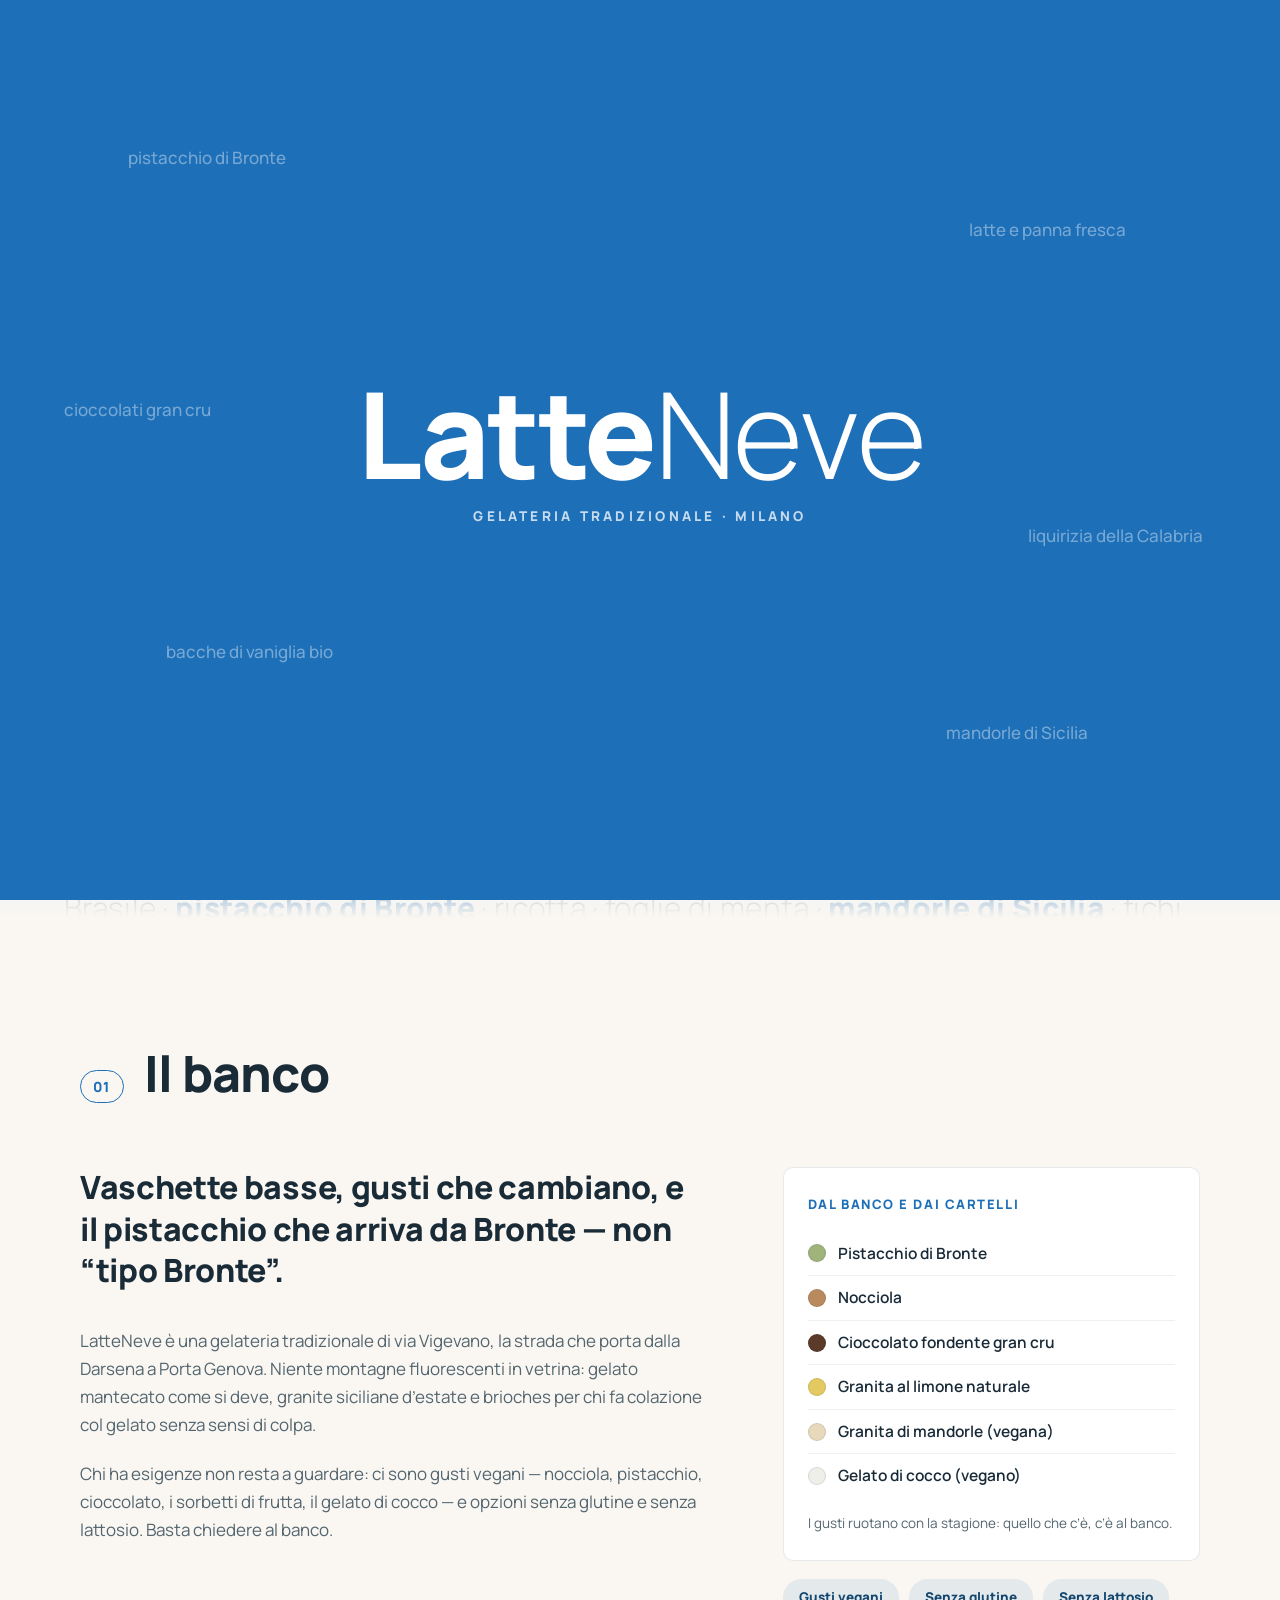
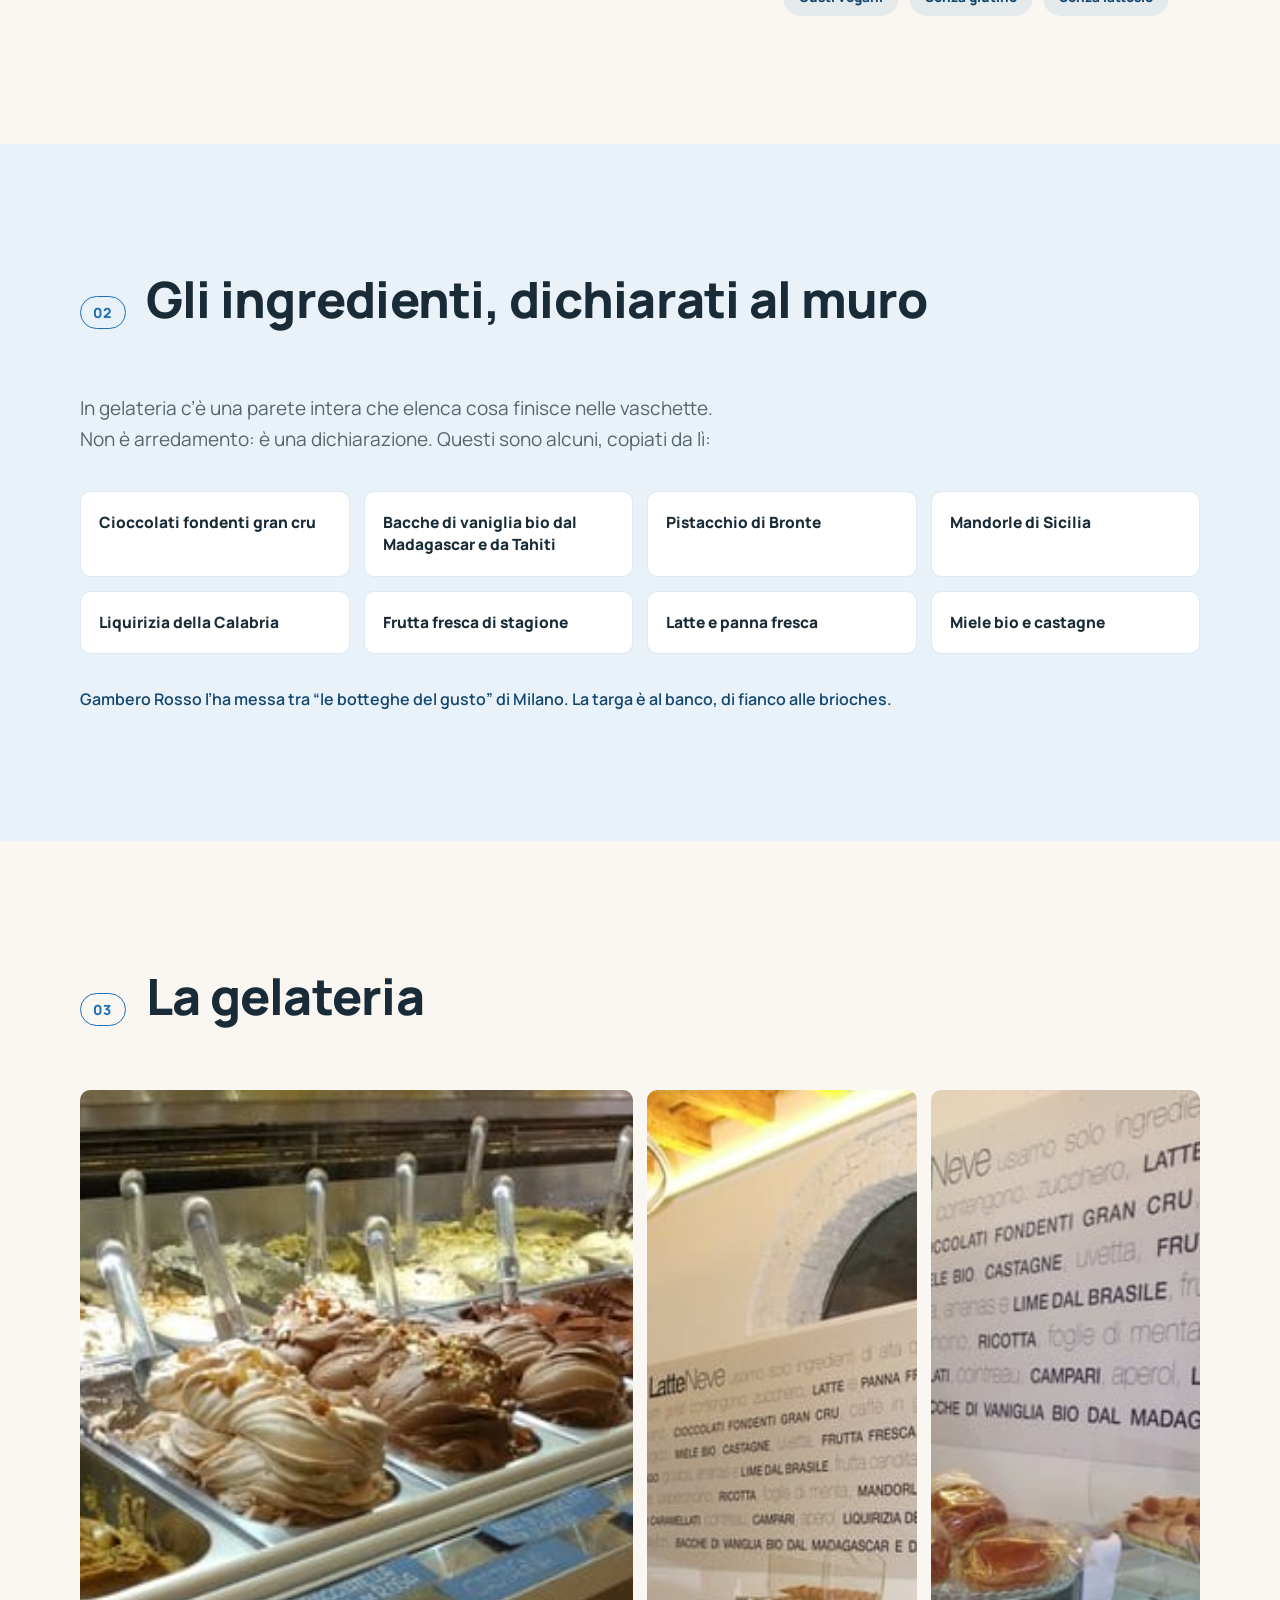
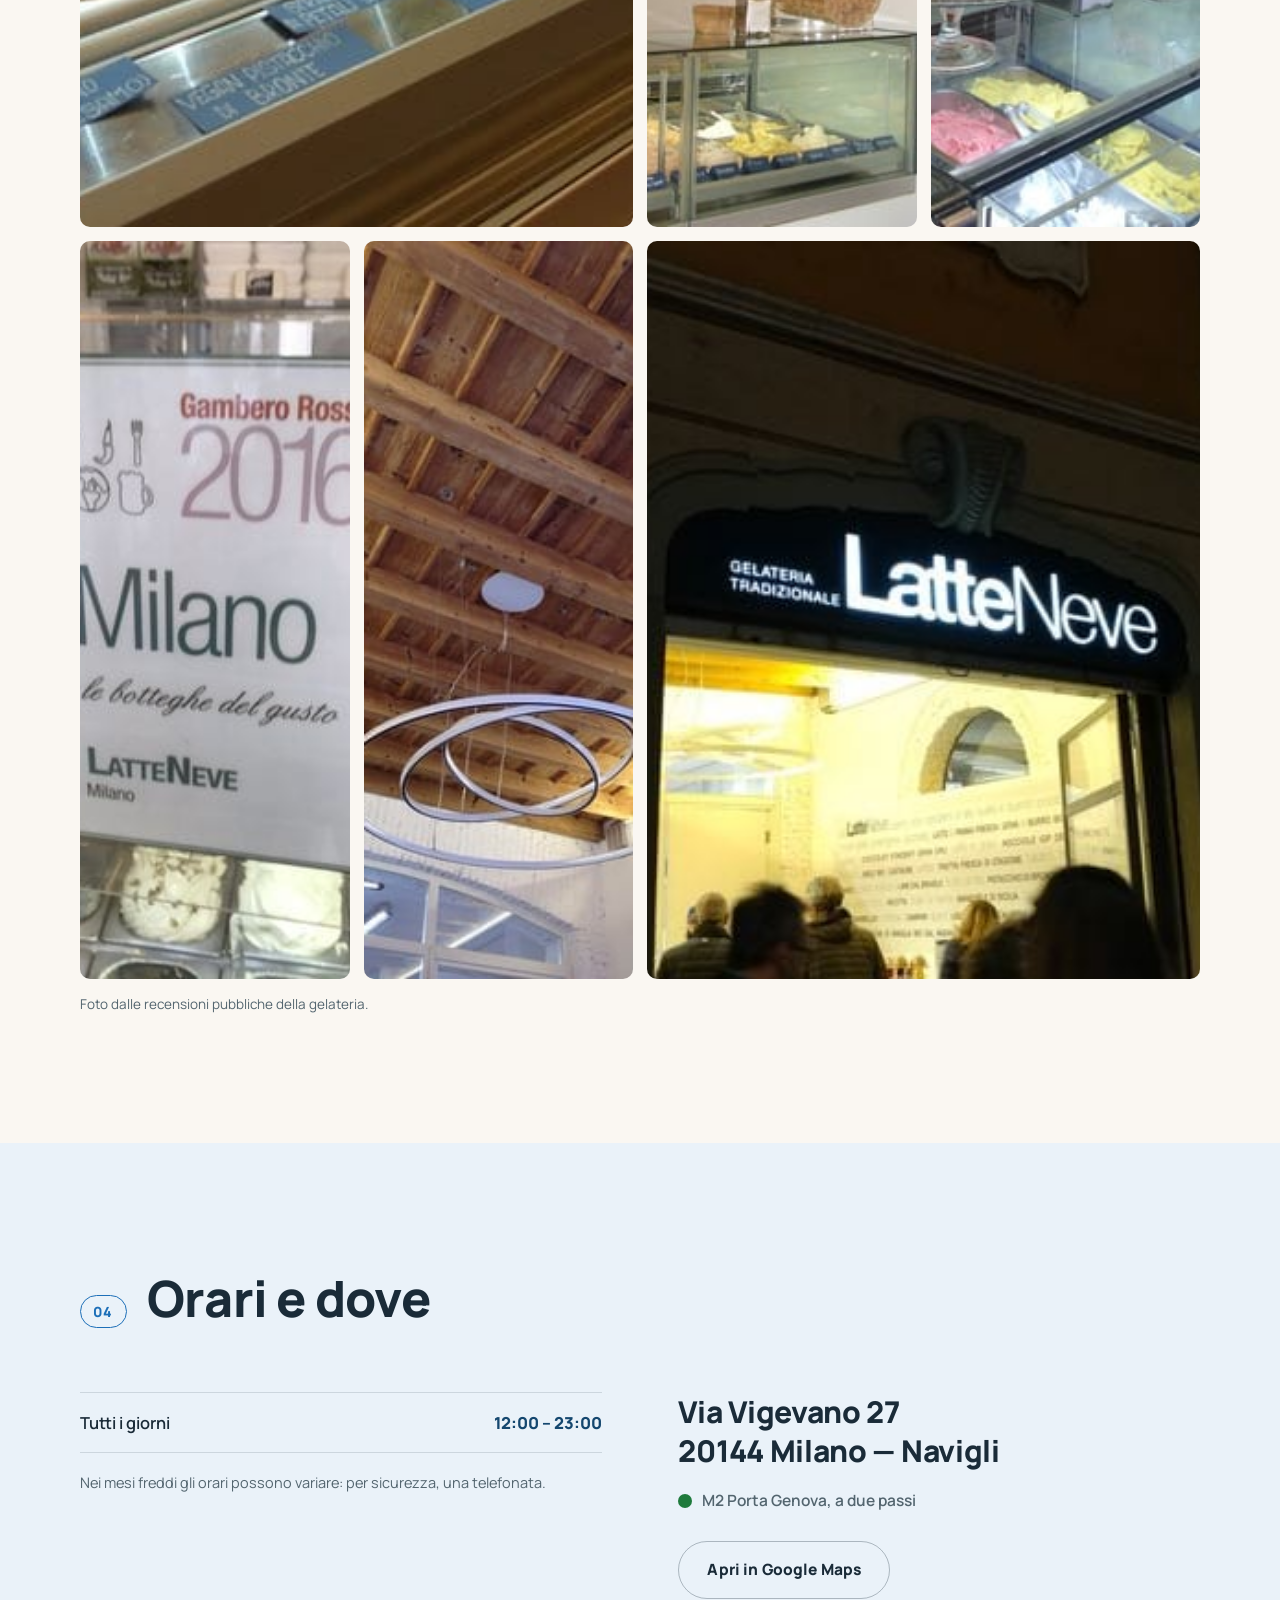
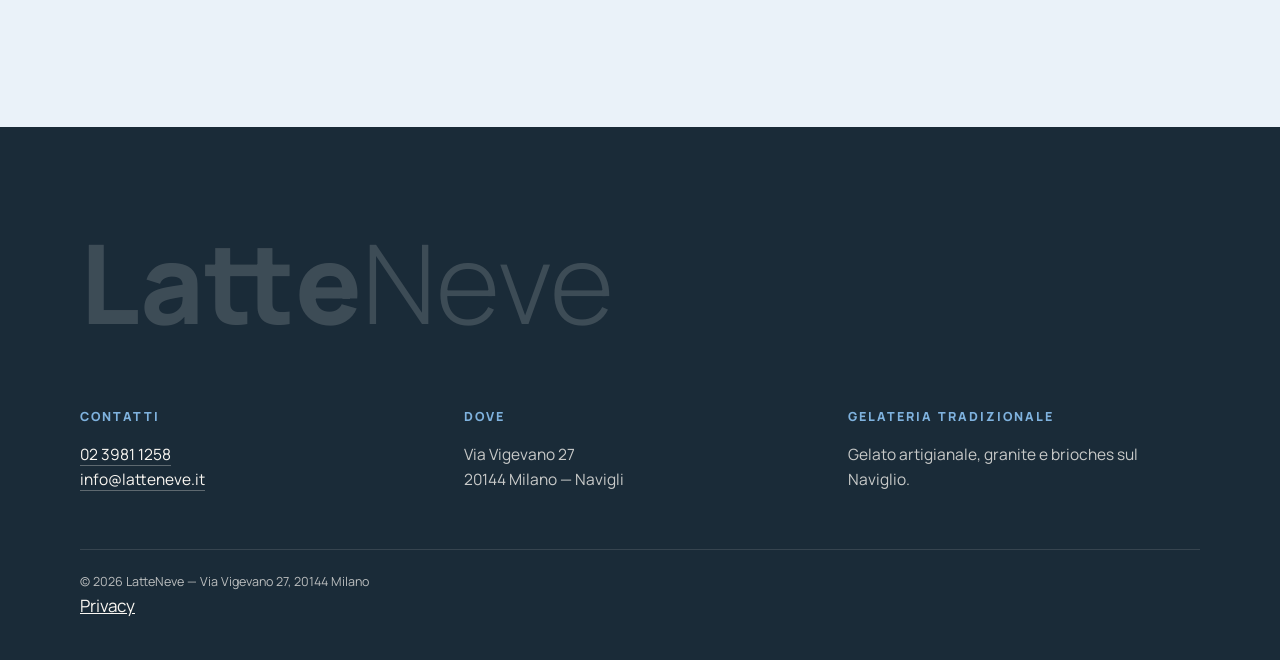
<file: index.html>
<!DOCTYPE html>
<html lang="it">
<head>
  <meta charset="UTF-8">
  <meta name="viewport" content="width=device-width, initial-scale=1.0">
  <meta name="robots" content="noindex">
  <title>LatteNeve — Gelateria tradizionale sul Naviglio | Via Vigevano 27, Milano</title>
  <meta name="description" content="LatteNeve: gelateria tradizionale in via Vigevano 27, Porta Genova / Navigli, Milano. Pistacchio di Bronte, granite siciliane, gusti vegani e senza glutine. Tel 02 3981 1258.">
  <meta property="og:title" content="LatteNeve — Gelateria tradizionale sul Naviglio, Milano">
  <meta property="og:description" content="Pistacchio di Bronte, granite siciliane, gusti vegani. Via Vigevano 27, a due passi dalla Darsena.">
  <meta property="og:type" content="website">
  <meta property="og:locale" content="it_IT">
  <meta property="og:url" content="https://rotenzark.github.io/latteneve/">
  <meta property="og:image" content="https://rotenzark.github.io/latteneve/og-image.png">
  <link rel="canonical" href="https://rotenzark.github.io/latteneve/">
  <meta name="theme-color" content="#FAF7F2">
  <link rel="icon" href="favicon.svg?v=1" type="image/svg+xml">
  <link rel="stylesheet" href="fonts/fonts.css?v=1">
  <link rel="stylesheet" href="css/style.css?v=2">
  <script type="application/ld+json">
  {
    "@context": "https://schema.org",
    "@type": "IceCreamShop",
    "name": "LatteNeve",
    "alternateName": "Gelateria LatteNeve",
    "description": "Gelateria tradizionale nel quartiere Navigli / Porta Genova a Milano: gelato artigianale, pistacchio di Bronte, granite siciliane, gusti vegani e senza glutine.",
    "telephone": "+390239811258",
    "email": "info@latteneve.it",
    "priceRange": "€",
    "servesCuisine": "Gelato artigianale",
    "url": "https://rotenzark.github.io/latteneve/",
    "image": "https://rotenzark.github.io/latteneve/og-image.png",
    "address": {
      "@type": "PostalAddress",
      "streetAddress": "Via Vigevano 27",
      "addressLocality": "Milano",
      "postalCode": "20144",
      "addressRegion": "MI",
      "addressCountry": "IT"
    },
    "areaServed": "Milano Navigli",
    "hasMap": "https://www.google.com/maps/search/?api=1&query=Via+Vigevano+27%2C+20144+Milano",
    "award": "Gambero Rosso — Milano, le botteghe del gusto (2016)"
  }
  </script>
</head>
<body>

  <div class="intro" id="intro" aria-hidden="true">
    <p class="intro-parola pw1">pistacchio di Bronte</p>
    <p class="intro-parola pw2">latte e panna fresca</p>
    <p class="intro-parola pw3">bacche di vaniglia bio</p>
    <p class="intro-parola pw4">mandorle di Sicilia</p>
    <p class="intro-parola pw5">cioccolati gran cru</p>
    <p class="intro-parola pw6">liquirizia della Calabria</p>
    <p class="intro-logo"><b>Latte</b><span class="il-neve"><i>N</i><i>e</i><i>v</i><i>e</i></span></p>
    <p class="intro-riga">Gelateria tradizionale · Milano</p>
  </div>
  <noscript><style>.intro { display: none; }</style></noscript>

  <a class="skip-link" href="#top" data-i18n="skip">Salta al contenuto</a>

  <header class="topbar">
    <a class="wordmark" href="#top" aria-label="LatteNeve — torna su" data-i18n-aria="aria_top"><b>Latte</b>Neve</a>
    <nav class="nav" aria-label="Navigazione principale" data-i18n-aria="aria_nav">
      <button class="nav-toggle" aria-expanded="false" aria-controls="nav-menu">
        <span class="nav-toggle-bar" aria-hidden="true"></span>
        <span data-i18n="menu">Menu</span>
      </button>
      <ul class="nav-menu" id="nav-menu">
        <li><a href="#banco" data-i18n="nav_counter">Il banco</a></li>
        <li><a href="#ingredienti" data-i18n="nav_ingredients">Gli ingredienti</a></li>
        <li><a href="#foto" data-i18n="nav_photos">La gelateria</a></li>
        <li><a href="#orari" data-i18n="nav_hours">Orari e dove</a></li>
      </ul>
    </nav>
    <div class="topbar-actions">
      <div class="lang-switch" role="group" aria-label="Lingua / Language">
        <button class="lang-btn is-active" data-lang="it" aria-pressed="true">IT</button>
        <span class="lang-sep" aria-hidden="true">/</span>
        <button class="lang-btn" data-lang="en" aria-pressed="false">EN</button>
      </div>
      <a class="btn btn-primary btn-small" href="tel:+390239811258">
        <span data-i18n="call_short">Chiama</span>
      </a>
    </div>
  </header>

  <main id="top">

    <!-- ============ HERO ============ -->
    <section class="hero">
      <div class="hero-inner">
        <p class="eyebrow" data-i18n="hero_eyebrow">Gelateria tradizionale · Via Vigevano 27 — Porta Genova, Milano</p>
        <h1 class="hero-title"><b>Latte</b>Neve</h1>
        <p class="hero-lead" data-i18n="hero_lead">Il gelato come si faceva una volta, a due passi dalla Darsena: pistacchio di Bronte, granite siciliane e una parete che dichiara ogni ingrediente, uno per uno.</p>
        <div class="hero-cta">
          <a class="btn btn-primary" href="tel:+390239811258"><span data-i18n="call_cta">Chiama</span>&nbsp;· 02 3981 1258</a>
          <a class="btn btn-ghost" href="#banco" data-i18n="see_flavours">Guarda i gusti</a>
        </div>
        <p class="hero-proof" data-i18n="hero_proof">Segnalata dal Gambero Rosso — “Milano, le botteghe del gusto”</p>
      </div>
      <div class="wall wall-hero" aria-hidden="true">
        <p><span>latte</span> e <span>panna fresca</span> · zucchero · <span>cioccolati fondenti gran cru</span> · caffè in grani · <span>frutta fresca di stagione</span> · miele bio · castagne · <span>nocciole</span> · mango, guava e lime del Brasile · <span>pistacchio di Bronte</span> · ricotta · foglie di menta · <span>mandorle di Sicilia</span> · fichi caramellati · <span>liquirizia della Calabria</span> · <span>bacche di vaniglia bio dal Madagascar</span> e da Tahiti · frutta candita · <span>latte</span> e <span>panna fresca</span> · zucchero · <span>cioccolati fondenti gran cru</span> · caffè in grani · <span>frutta fresca di stagione</span> · miele bio · castagne · <span>nocciole</span> · mango, guava e lime del Brasile · <span>pistacchio di Bronte</span> · ricotta · foglie di menta · <span>mandorle di Sicilia</span> · fichi caramellati · <span>liquirizia della Calabria</span> · <span>bacche di vaniglia bio dal Madagascar</span> e da Tahiti · frutta candita</p>
      </div>
    </section>

    <!-- ============ IL BANCO ============ -->
    <section class="section" id="banco">
      <div class="section-head">
        <span class="section-no">01</span>
        <h2 data-i18n="counter_title">Il banco</h2>
      </div>
      <div class="split">
        <div class="split-main">
          <p class="pull" data-i18n="counter_pull">Vaschette basse, gusti che cambiano, e il pistacchio che arriva da Bronte — non “tipo Bronte”.</p>
          <p data-i18n="counter_p1">LatteNeve è una gelateria tradizionale di via Vigevano, la strada che porta dalla Darsena a Porta Genova. Niente montagne fluorescenti in vetrina: gelato mantecato come si deve, granite siciliane d’estate e brioches per chi fa colazione col gelato senza sensi di colpa.</p>
          <p data-i18n="counter_p2">Chi ha esigenze non resta a guardare: ci sono gusti vegani — nocciola, pistacchio, cioccolato, i sorbetti di frutta, il gelato di cocco — e opzioni senza glutine e senza lattosio. Basta chiedere al banco.</p>
        </div>
        <aside class="split-side">
          <div class="chips-gusti">
            <h3 class="chips-title" data-i18n="chips_title">Dal banco e dai cartelli</h3>
            <ul class="chips-list">
              <li><span class="chip-dot d-pistacchio" aria-hidden="true"></span><span data-i18n="c1">Pistacchio di Bronte</span></li>
              <li><span class="chip-dot d-nocciola" aria-hidden="true"></span><span data-i18n="c2">Nocciola</span></li>
              <li><span class="chip-dot d-cioccolato" aria-hidden="true"></span><span data-i18n="c3">Cioccolato fondente gran cru</span></li>
              <li><span class="chip-dot d-limone" aria-hidden="true"></span><span data-i18n="c4">Granita al limone naturale</span></li>
              <li><span class="chip-dot d-mandorla" aria-hidden="true"></span><span data-i18n="c5">Granita di mandorle (vegana)</span></li>
              <li><span class="chip-dot d-cocco" aria-hidden="true"></span><span data-i18n="c6">Gelato di cocco (vegano)</span></li>
            </ul>
            <p class="chips-note" data-i18n="chips_note">I gusti ruotano con la stagione: quello che c’è, c’è al banco.</p>
          </div>
          <ul class="badges">
            <li data-i18n="b1">Gusti vegani</li>
            <li data-i18n="b2">Senza glutine</li>
            <li data-i18n="b3">Senza lattosio</li>
          </ul>
        </aside>
      </div>
    </section>

    <!-- ============ GLI INGREDIENTI ============ -->
    <section class="section section-blu" id="ingredienti">
      <div class="section-head">
        <span class="section-no">02</span>
        <h2 data-i18n="ingr_title">Gli ingredienti, dichiarati al muro</h2>
      </div>
      <div class="ingr">
        <p class="ingr-lead" data-i18n="ingr_lead">In gelateria c’è una parete intera che elenca cosa finisce nelle vaschette. Non è arredamento: è una dichiarazione. Questi sono alcuni, copiati da lì:</p>
        <ul class="ingr-grid">
          <li data-i18n="i1">Cioccolati fondenti gran cru</li>
          <li data-i18n="i2">Bacche di vaniglia bio dal Madagascar e da Tahiti</li>
          <li data-i18n="i3">Pistacchio di Bronte</li>
          <li data-i18n="i4">Mandorle di Sicilia</li>
          <li data-i18n="i5">Liquirizia della Calabria</li>
          <li data-i18n="i6">Frutta fresca di stagione</li>
          <li data-i18n="i7">Latte e panna fresca</li>
          <li data-i18n="i8">Miele bio e castagne</li>
        </ul>
        <p class="ingr-award" data-i18n="ingr_award">Gambero Rosso l’ha messa tra “le botteghe del gusto” di Milano. La targa è al banco, di fianco alle brioches.</p>
      </div>
    </section>

    <!-- ============ LA GELATERIA (GALLERY) ============ -->
    <section class="section" id="foto">
      <div class="section-head">
        <span class="section-no">03</span>
        <h2 data-i18n="photos_title">La gelateria</h2>
      </div>
      <div class="gallery">
        <img class="g-wide" src="img/gusti-banco.jpg" width="600" height="337" alt="Il banco con le vaschette: creme, cioccolati e gusti della casa" data-i18n-alt="alt1">
        <img src="img/interno.jpg" width="300" height="400" alt="L’interno con la parete degli ingredienti e il soffitto in legno" data-i18n-alt="alt2">
        <img src="img/brioches.jpg" width="300" height="400" alt="Le brioches al banco, sotto la parete degli ingredienti" data-i18n-alt="alt3">
        <img src="img/gambero-rosso.jpg" width="300" height="400" alt="La targa Gambero Rosso — Milano, le botteghe del gusto" data-i18n-alt="alt4">
        <img src="img/soffitto.jpg" width="300" height="400" alt="Il soffitto in legno a travi con la lampada ad anelli" data-i18n-alt="alt6">
        <img class="g-wide" src="img/insegna-sera.jpg" width="600" height="337" alt="L’insegna LatteNeve accesa la sera, su via Vigevano" data-i18n-alt="alt5">
      </div>
      <p class="gallery-note" data-i18n="g_note">Foto dalle recensioni pubbliche della gelateria.</p>
    </section>

    <!-- ============ ORARI E DOVE ============ -->
    <section class="section section-blu" id="orari">
      <div class="section-head">
        <span class="section-no">04</span>
        <h2 data-i18n="hours_title">Orari e dove</h2>
      </div>
      <div class="split split-even">
        <div class="hours">
          <table class="hours-table">
            <caption class="visually-hidden" data-i18n="hours_caption">Orari di apertura</caption>
            <tbody>
              <tr><th scope="row" data-i18n="everyday">Tutti i giorni</th><td>12:00 – 23:00</td></tr>
            </tbody>
          </table>
          <p class="hours-note" data-i18n="hours_note">Nei mesi freddi gli orari possono variare: per sicurezza, una telefonata.</p>
        </div>
        <div class="where">
          <address class="where-address">
            Via Vigevano 27<br>
            20144 Milano — Navigli
          </address>
          <p class="where-metro"><span class="metro-dot" aria-hidden="true"></span> <span data-i18n="metro">M2 Porta Genova, a due passi</span></p>
          <a class="btn btn-ghost btn-on-blu" href="https://www.google.com/maps/search/?api=1&query=Via+Vigevano+27%2C+20144+Milano" target="_blank" rel="noopener" data-i18n="maps">Apri in Google Maps</a>
        </div>
      </div>
    </section>

  </main>

  <!-- ============ FOOTER ============ -->
  <footer class="footer">
    <p class="footer-wordmark" aria-hidden="true"><b>Latte</b>Neve</p>
    <div class="footer-cols">
      <div>
        <h3 data-i18n="f_contacts">Contatti</h3>
        <p><a href="tel:+390239811258">02 3981 1258</a></p>
        <p><a href="mailto:info@latteneve.it">info@latteneve.it</a></p>
      </div>
      <div>
        <h3 data-i18n="f_where">Dove</h3>
        <p>Via Vigevano 27<br>20144 Milano — Navigli</p>
      </div>
      <div>
        <h3 data-i18n="f_what">Gelateria tradizionale</h3>
        <p data-i18n="f_line">Gelato artigianale, granite e brioches sul Naviglio.</p>
      </div>
    </div>
    <p class="footer-legal">© <span data-current-year>2026</span> LatteNeve — Via Vigevano 27, 20144 Milano</p>
    <p class="privacy-link"><a href="privacy.html">Privacy</a></p>
</footer>

  <script src="js/main.js?v=3"></script>
</body>
</html>
</file>
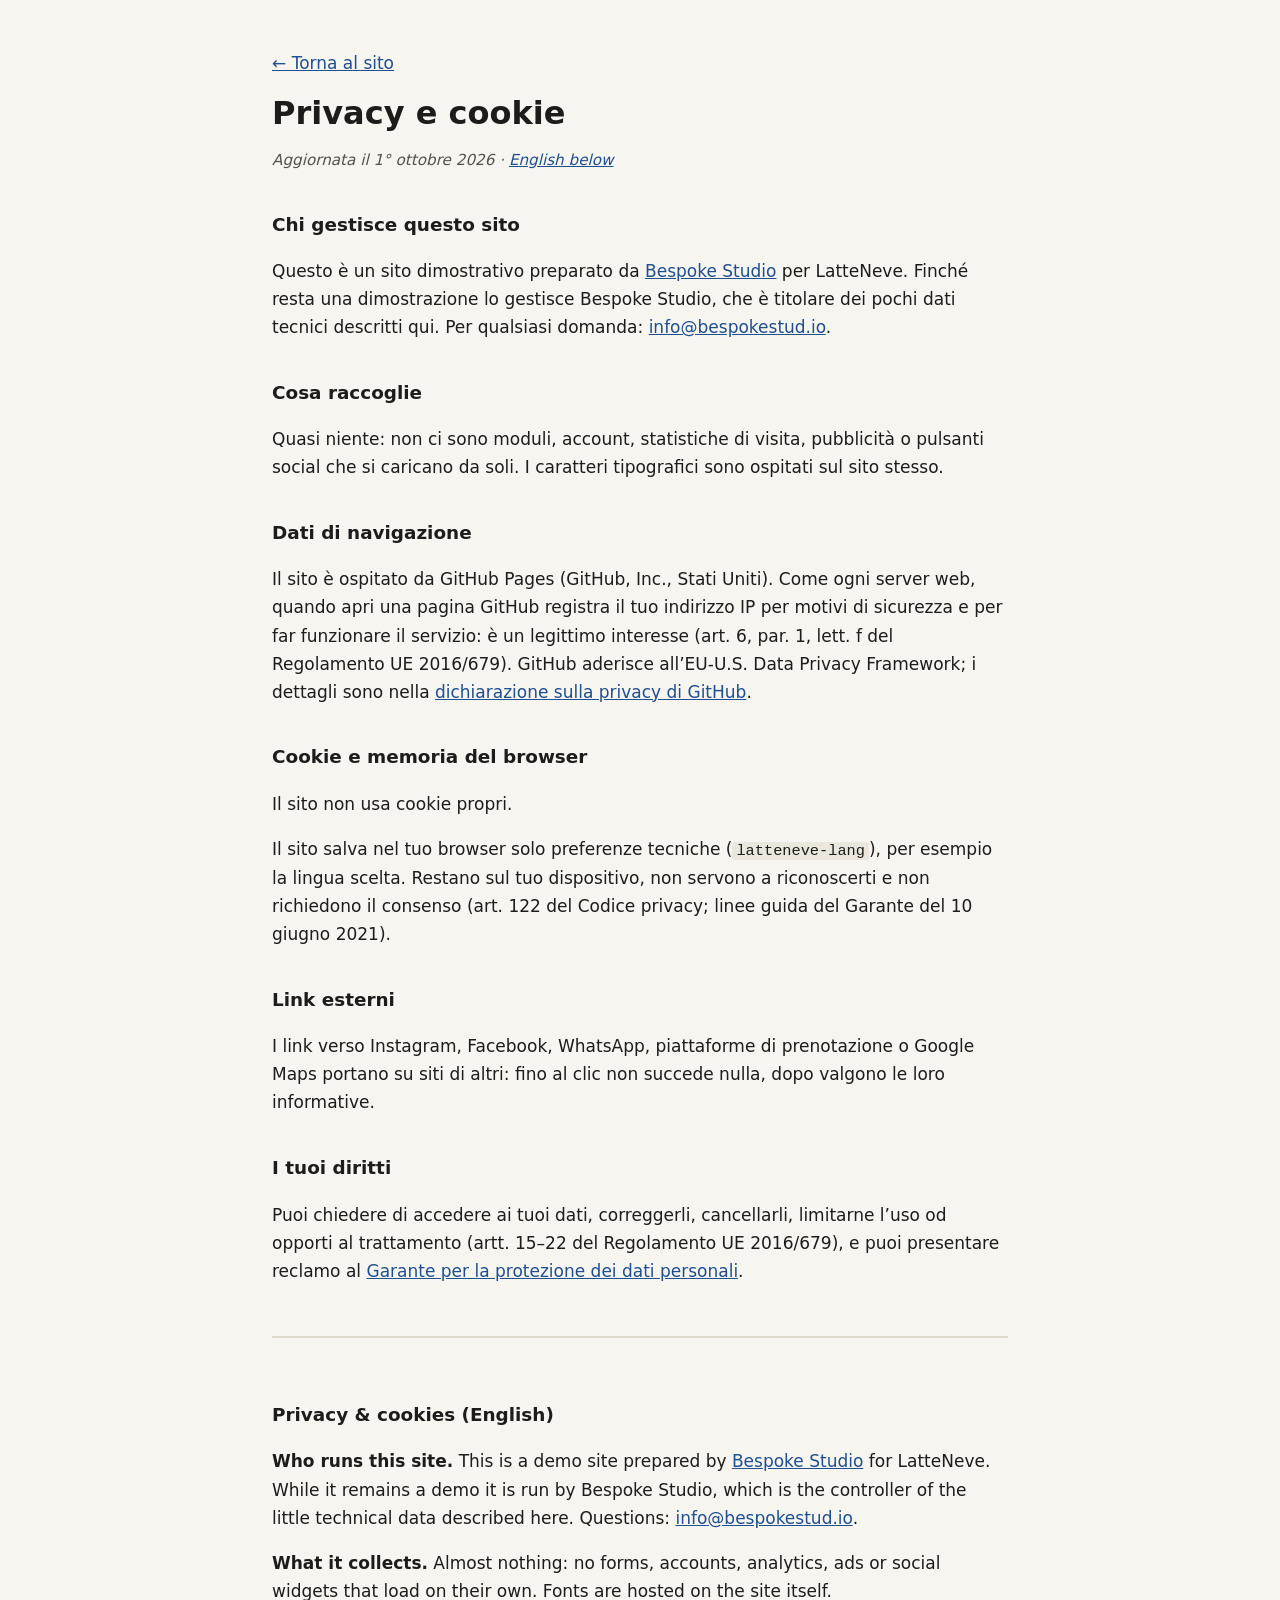
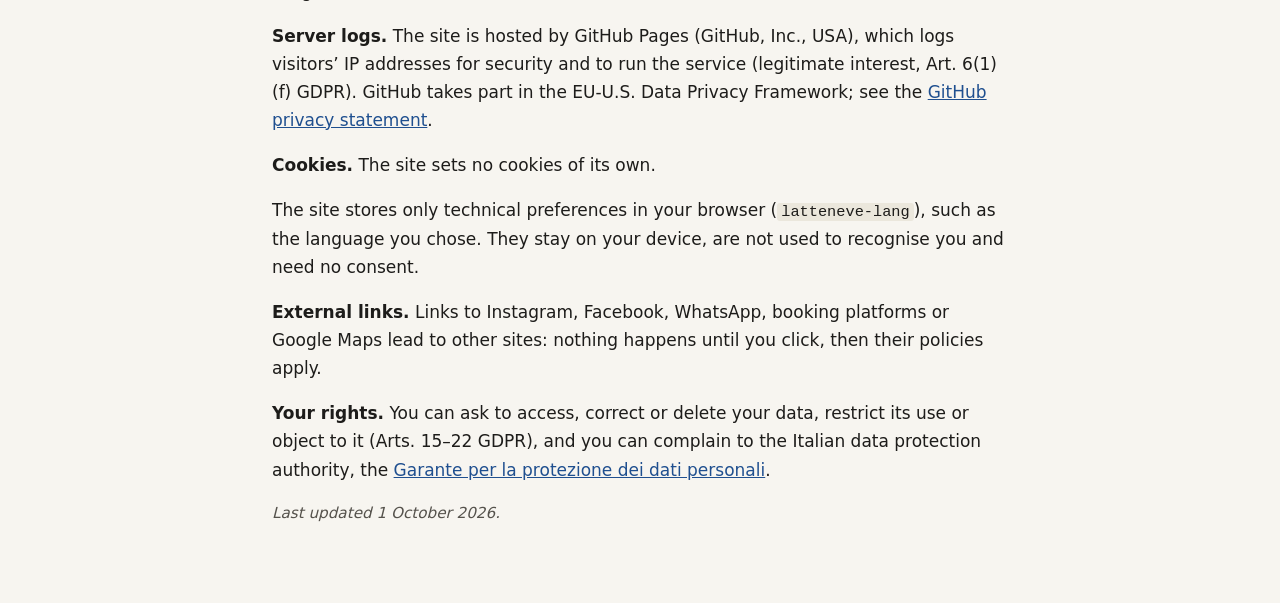
<file: privacy.html>
<!DOCTYPE html>
<html lang="it">
<head>
  <meta charset="UTF-8">
  <meta name="viewport" content="width=device-width, initial-scale=1.0">
  <meta name="robots" content="noindex">
  <title>Privacy e cookie · LatteNeve</title>
  <meta name="description" content="Informativa privacy e cookie del sito LatteNeve.">
  <style>
    body { margin: 0; background: #f7f5f0; color: #1d1c1a; font: 17px/1.65 system-ui, -apple-system, "Segoe UI", Roboto, sans-serif; }
    main { max-width: 46rem; margin: 0 auto; padding: 32px 20px 64px; }
    h1 { font-size: 2rem; line-height: 1.2; margin: 0.4em 0 0.2em; }
    h2 { font-size: 1.15rem; margin: 2em 0 0.4em; }
    a { color: #1f4f8f; }
    .data { color: #55524c; font-style: italic; font-size: 0.95rem; }
    .en { margin-top: 3em; padding-top: 1.5em; border-top: 2px solid #ddd8cc; }
    code { font-size: 0.9em; background: #ebe7dc; padding: 0 4px; border-radius: 3px; }
  </style>
</head>
<body>
<main>
  <p><a href="index.html">← Torna al sito</a></p>
  <h1>Privacy e cookie</h1>
  <p class="data">Aggiornata il 1° ottobre 2026 · <a href="#english" lang="en">English below</a></p>
  <h2>Chi gestisce questo sito</h2>
  <p>Questo è un sito dimostrativo preparato da <a href="https://bespokestud.io" rel="noopener">Bespoke Studio</a> per LatteNeve. Finché resta una dimostrazione lo gestisce Bespoke Studio, che è titolare dei pochi dati tecnici descritti qui. Per qualsiasi domanda: <a href="mailto:info@bespokestud.io">info@bespokestud.io</a>.</p>
  <h2>Cosa raccoglie</h2>
  <p>Quasi niente: non ci sono moduli, account, statistiche di visita, pubblicità o pulsanti social che si caricano da soli. I caratteri tipografici sono ospitati sul sito stesso.</p>
  <h2>Dati di navigazione</h2>
  <p>Il sito è ospitato da GitHub Pages (GitHub, Inc., Stati Uniti). Come ogni server web, quando apri una pagina GitHub registra il tuo indirizzo IP per motivi di sicurezza e per far funzionare il servizio: è un legittimo interesse (art. 6, par. 1, lett. f del Regolamento UE 2016/679). GitHub aderisce all’EU-U.S. Data Privacy Framework; i dettagli sono nella <a href="https://docs.github.com/site-policy/privacy-policies/github-general-privacy-statement" rel="noopener">dichiarazione sulla privacy di GitHub</a>.</p>
  
  <h2>Cookie e memoria del browser</h2>
  <p>Il sito non usa cookie propri.</p>
  <p>Il sito salva nel tuo browser solo preferenze tecniche (<code>latteneve-lang</code>), per esempio la lingua scelta. Restano sul tuo dispositivo, non servono a riconoscerti e non richiedono il consenso (art. 122 del Codice privacy; linee guida del Garante del 10 giugno 2021).</p>
  
  <h2>Link esterni</h2>
  <p>I link verso Instagram, Facebook, WhatsApp, piattaforme di prenotazione o Google Maps portano su siti di altri: fino al clic non succede nulla, dopo valgono le loro informative.</p>
  
  <h2>I tuoi diritti</h2>
  <p>Puoi chiedere di accedere ai tuoi dati, correggerli, cancellarli, limitarne l’uso od opporti al trattamento (artt. 15–22 del Regolamento UE 2016/679), e puoi presentare reclamo al <a href="https://www.garanteprivacy.it" rel="noopener">Garante per la protezione dei dati personali</a>.</p>
  <div class="en" id="english" lang="en">
    <h2>Privacy &amp; cookies (English)</h2>
    <p><strong>Who runs this site.</strong> This is a demo site prepared by <a href="https://bespokestud.io" rel="noopener">Bespoke Studio</a> for LatteNeve. While it remains a demo it is run by Bespoke Studio, which is the controller of the little technical data described here. Questions: <a href="mailto:info@bespokestud.io">info@bespokestud.io</a>.</p>
    <p><strong>What it collects.</strong> Almost nothing: no forms, accounts, analytics, ads or social widgets that load on their own. Fonts are hosted on the site itself.</p>
    <p><strong>Server logs.</strong> The site is hosted by GitHub Pages (GitHub, Inc., USA), which logs visitors’ IP addresses for security and to run the service (legitimate interest, Art. 6(1)(f) GDPR). GitHub takes part in the EU-U.S. Data Privacy Framework; see the <a href="https://docs.github.com/site-policy/privacy-policies/github-general-privacy-statement" rel="noopener">GitHub privacy statement</a>.</p>
    
    <p><strong>Cookies.</strong> The site sets no cookies of its own.</p>
    <p>The site stores only technical preferences in your browser (<code>latteneve-lang</code>), such as the language you chose. They stay on your device, are not used to recognise you and need no consent.</p>
    
    <p><strong>External links.</strong> Links to Instagram, Facebook, WhatsApp, booking platforms or Google Maps lead to other sites: nothing happens until you click, then their policies apply.</p>
    
    <p><strong>Your rights.</strong> You can ask to access, correct or delete your data, restrict its use or object to it (Arts. 15–22 GDPR), and you can complain to the Italian data protection authority, the <a href="https://www.garanteprivacy.it" rel="noopener">Garante per la protezione dei dati personali</a>.</p>
    <p class="data">Last updated 1 October 2026.</p>
  </div>
</main>
</body>
</html>
</file>
<file: fonts/fonts.css>
/* Caratteri ospitati sul sito: nessuna richiesta a Google Fonts o Fontshare (giro privacy 1/10/2026). Licenze in LICENSE.txt. */
/* cyrillic-ext */
@font-face {
  font-family: 'Manrope';
  font-style: normal;
  font-weight: 300;
  font-display: swap;
  src: url(manrope-v20-xn7gYHE41ni1AdIRggqxSuXd.woff2) format('woff2');
  unicode-range: U+0460-052F, U+1C80-1C8A, U+20B4, U+2DE0-2DFF, U+A640-A69F, U+FE2E-FE2F;
}
/* cyrillic */
@font-face {
  font-family: 'Manrope';
  font-style: normal;
  font-weight: 300;
  font-display: swap;
  src: url(manrope-v20-xn7gYHE41ni1AdIRggOxSuXd.woff2) format('woff2');
  unicode-range: U+0301, U+0400-045F, U+0490-0491, U+04B0-04B1, U+2116;
}
/* greek */
@font-face {
  font-family: 'Manrope';
  font-style: normal;
  font-weight: 300;
  font-display: swap;
  src: url(manrope-v20-xn7gYHE41ni1AdIRggSxSuXd.woff2) format('woff2');
  unicode-range: U+0370-0377, U+037A-037F, U+0384-038A, U+038C, U+038E-03A1, U+03A3-03FF;
}
/* vietnamese */
@font-face {
  font-family: 'Manrope';
  font-style: normal;
  font-weight: 300;
  font-display: swap;
  src: url(manrope-v20-xn7gYHE41ni1AdIRggixSuXd.woff2) format('woff2');
  unicode-range: U+0102-0103, U+0110-0111, U+0128-0129, U+0168-0169, U+01A0-01A1, U+01AF-01B0, U+0300-0301, U+0303-0304, U+0308-0309, U+0323, U+0329, U+1EA0-1EF9, U+20AB;
}
/* latin-ext */
@font-face {
  font-family: 'Manrope';
  font-style: normal;
  font-weight: 300;
  font-display: swap;
  src: url(manrope-v20-xn7gYHE41ni1AdIRggmxSuXd.woff2) format('woff2');
  unicode-range: U+0100-02BA, U+02BD-02C5, U+02C7-02CC, U+02CE-02D7, U+02DD-02FF, U+0304, U+0308, U+0329, U+1D00-1DBF, U+1E00-1E9F, U+1EF2-1EFF, U+2020, U+20A0-20AB, U+20AD-20C0, U+2113, U+2C60-2C7F, U+A720-A7FF;
}
/* latin */
@font-face {
  font-family: 'Manrope';
  font-style: normal;
  font-weight: 300;
  font-display: swap;
  src: url(manrope-v20-xn7gYHE41ni1AdIRggexSg.woff2) format('woff2');
  unicode-range: U+0000-00FF, U+0131, U+0152-0153, U+02BB-02BC, U+02C6, U+02DA, U+02DC, U+0304, U+0308, U+0329, U+2000-206F, U+20AC, U+2122, U+2191, U+2193, U+2212, U+2215, U+FEFF, U+FFFD;
}
/* cyrillic-ext */
@font-face {
  font-family: 'Manrope';
  font-style: normal;
  font-weight: 400;
  font-display: swap;
  src: url(manrope-v20-xn7gYHE41ni1AdIRggqxSuXd.woff2) format('woff2');
  unicode-range: U+0460-052F, U+1C80-1C8A, U+20B4, U+2DE0-2DFF, U+A640-A69F, U+FE2E-FE2F;
}
/* cyrillic */
@font-face {
  font-family: 'Manrope';
  font-style: normal;
  font-weight: 400;
  font-display: swap;
  src: url(manrope-v20-xn7gYHE41ni1AdIRggOxSuXd.woff2) format('woff2');
  unicode-range: U+0301, U+0400-045F, U+0490-0491, U+04B0-04B1, U+2116;
}
/* greek */
@font-face {
  font-family: 'Manrope';
  font-style: normal;
  font-weight: 400;
  font-display: swap;
  src: url(manrope-v20-xn7gYHE41ni1AdIRggSxSuXd.woff2) format('woff2');
  unicode-range: U+0370-0377, U+037A-037F, U+0384-038A, U+038C, U+038E-03A1, U+03A3-03FF;
}
/* vietnamese */
@font-face {
  font-family: 'Manrope';
  font-style: normal;
  font-weight: 400;
  font-display: swap;
  src: url(manrope-v20-xn7gYHE41ni1AdIRggixSuXd.woff2) format('woff2');
  unicode-range: U+0102-0103, U+0110-0111, U+0128-0129, U+0168-0169, U+01A0-01A1, U+01AF-01B0, U+0300-0301, U+0303-0304, U+0308-0309, U+0323, U+0329, U+1EA0-1EF9, U+20AB;
}
/* latin-ext */
@font-face {
  font-family: 'Manrope';
  font-style: normal;
  font-weight: 400;
  font-display: swap;
  src: url(manrope-v20-xn7gYHE41ni1AdIRggmxSuXd.woff2) format('woff2');
  unicode-range: U+0100-02BA, U+02BD-02C5, U+02C7-02CC, U+02CE-02D7, U+02DD-02FF, U+0304, U+0308, U+0329, U+1D00-1DBF, U+1E00-1E9F, U+1EF2-1EFF, U+2020, U+20A0-20AB, U+20AD-20C0, U+2113, U+2C60-2C7F, U+A720-A7FF;
}
/* latin */
@font-face {
  font-family: 'Manrope';
  font-style: normal;
  font-weight: 400;
  font-display: swap;
  src: url(manrope-v20-xn7gYHE41ni1AdIRggexSg.woff2) format('woff2');
  unicode-range: U+0000-00FF, U+0131, U+0152-0153, U+02BB-02BC, U+02C6, U+02DA, U+02DC, U+0304, U+0308, U+0329, U+2000-206F, U+20AC, U+2122, U+2191, U+2193, U+2212, U+2215, U+FEFF, U+FFFD;
}
/* cyrillic-ext */
@font-face {
  font-family: 'Manrope';
  font-style: normal;
  font-weight: 500;
  font-display: swap;
  src: url(manrope-v20-xn7gYHE41ni1AdIRggqxSuXd.woff2) format('woff2');
  unicode-range: U+0460-052F, U+1C80-1C8A, U+20B4, U+2DE0-2DFF, U+A640-A69F, U+FE2E-FE2F;
}
/* cyrillic */
@font-face {
  font-family: 'Manrope';
  font-style: normal;
  font-weight: 500;
  font-display: swap;
  src: url(manrope-v20-xn7gYHE41ni1AdIRggOxSuXd.woff2) format('woff2');
  unicode-range: U+0301, U+0400-045F, U+0490-0491, U+04B0-04B1, U+2116;
}
/* greek */
@font-face {
  font-family: 'Manrope';
  font-style: normal;
  font-weight: 500;
  font-display: swap;
  src: url(manrope-v20-xn7gYHE41ni1AdIRggSxSuXd.woff2) format('woff2');
  unicode-range: U+0370-0377, U+037A-037F, U+0384-038A, U+038C, U+038E-03A1, U+03A3-03FF;
}
/* vietnamese */
@font-face {
  font-family: 'Manrope';
  font-style: normal;
  font-weight: 500;
  font-display: swap;
  src: url(manrope-v20-xn7gYHE41ni1AdIRggixSuXd.woff2) format('woff2');
  unicode-range: U+0102-0103, U+0110-0111, U+0128-0129, U+0168-0169, U+01A0-01A1, U+01AF-01B0, U+0300-0301, U+0303-0304, U+0308-0309, U+0323, U+0329, U+1EA0-1EF9, U+20AB;
}
/* latin-ext */
@font-face {
  font-family: 'Manrope';
  font-style: normal;
  font-weight: 500;
  font-display: swap;
  src: url(manrope-v20-xn7gYHE41ni1AdIRggmxSuXd.woff2) format('woff2');
  unicode-range: U+0100-02BA, U+02BD-02C5, U+02C7-02CC, U+02CE-02D7, U+02DD-02FF, U+0304, U+0308, U+0329, U+1D00-1DBF, U+1E00-1E9F, U+1EF2-1EFF, U+2020, U+20A0-20AB, U+20AD-20C0, U+2113, U+2C60-2C7F, U+A720-A7FF;
}
/* latin */
@font-face {
  font-family: 'Manrope';
  font-style: normal;
  font-weight: 500;
  font-display: swap;
  src: url(manrope-v20-xn7gYHE41ni1AdIRggexSg.woff2) format('woff2');
  unicode-range: U+0000-00FF, U+0131, U+0152-0153, U+02BB-02BC, U+02C6, U+02DA, U+02DC, U+0304, U+0308, U+0329, U+2000-206F, U+20AC, U+2122, U+2191, U+2193, U+2212, U+2215, U+FEFF, U+FFFD;
}
/* cyrillic-ext */
@font-face {
  font-family: 'Manrope';
  font-style: normal;
  font-weight: 600;
  font-display: swap;
  src: url(manrope-v20-xn7gYHE41ni1AdIRggqxSuXd.woff2) format('woff2');
  unicode-range: U+0460-052F, U+1C80-1C8A, U+20B4, U+2DE0-2DFF, U+A640-A69F, U+FE2E-FE2F;
}
/* cyrillic */
@font-face {
  font-family: 'Manrope';
  font-style: normal;
  font-weight: 600;
  font-display: swap;
  src: url(manrope-v20-xn7gYHE41ni1AdIRggOxSuXd.woff2) format('woff2');
  unicode-range: U+0301, U+0400-045F, U+0490-0491, U+04B0-04B1, U+2116;
}
/* greek */
@font-face {
  font-family: 'Manrope';
  font-style: normal;
  font-weight: 600;
  font-display: swap;
  src: url(manrope-v20-xn7gYHE41ni1AdIRggSxSuXd.woff2) format('woff2');
  unicode-range: U+0370-0377, U+037A-037F, U+0384-038A, U+038C, U+038E-03A1, U+03A3-03FF;
}
/* vietnamese */
@font-face {
  font-family: 'Manrope';
  font-style: normal;
  font-weight: 600;
  font-display: swap;
  src: url(manrope-v20-xn7gYHE41ni1AdIRggixSuXd.woff2) format('woff2');
  unicode-range: U+0102-0103, U+0110-0111, U+0128-0129, U+0168-0169, U+01A0-01A1, U+01AF-01B0, U+0300-0301, U+0303-0304, U+0308-0309, U+0323, U+0329, U+1EA0-1EF9, U+20AB;
}
/* latin-ext */
@font-face {
  font-family: 'Manrope';
  font-style: normal;
  font-weight: 600;
  font-display: swap;
  src: url(manrope-v20-xn7gYHE41ni1AdIRggmxSuXd.woff2) format('woff2');
  unicode-range: U+0100-02BA, U+02BD-02C5, U+02C7-02CC, U+02CE-02D7, U+02DD-02FF, U+0304, U+0308, U+0329, U+1D00-1DBF, U+1E00-1E9F, U+1EF2-1EFF, U+2020, U+20A0-20AB, U+20AD-20C0, U+2113, U+2C60-2C7F, U+A720-A7FF;
}
/* latin */
@font-face {
  font-family: 'Manrope';
  font-style: normal;
  font-weight: 600;
  font-display: swap;
  src: url(manrope-v20-xn7gYHE41ni1AdIRggexSg.woff2) format('woff2');
  unicode-range: U+0000-00FF, U+0131, U+0152-0153, U+02BB-02BC, U+02C6, U+02DA, U+02DC, U+0304, U+0308, U+0329, U+2000-206F, U+20AC, U+2122, U+2191, U+2193, U+2212, U+2215, U+FEFF, U+FFFD;
}
/* cyrillic-ext */
@font-face {
  font-family: 'Manrope';
  font-style: normal;
  font-weight: 800;
  font-display: swap;
  src: url(manrope-v20-xn7gYHE41ni1AdIRggqxSuXd.woff2) format('woff2');
  unicode-range: U+0460-052F, U+1C80-1C8A, U+20B4, U+2DE0-2DFF, U+A640-A69F, U+FE2E-FE2F;
}
/* cyrillic */
@font-face {
  font-family: 'Manrope';
  font-style: normal;
  font-weight: 800;
  font-display: swap;
  src: url(manrope-v20-xn7gYHE41ni1AdIRggOxSuXd.woff2) format('woff2');
  unicode-range: U+0301, U+0400-045F, U+0490-0491, U+04B0-04B1, U+2116;
}
/* greek */
@font-face {
  font-family: 'Manrope';
  font-style: normal;
  font-weight: 800;
  font-display: swap;
  src: url(manrope-v20-xn7gYHE41ni1AdIRggSxSuXd.woff2) format('woff2');
  unicode-range: U+0370-0377, U+037A-037F, U+0384-038A, U+038C, U+038E-03A1, U+03A3-03FF;
}
/* vietnamese */
@font-face {
  font-family: 'Manrope';
  font-style: normal;
  font-weight: 800;
  font-display: swap;
  src: url(manrope-v20-xn7gYHE41ni1AdIRggixSuXd.woff2) format('woff2');
  unicode-range: U+0102-0103, U+0110-0111, U+0128-0129, U+0168-0169, U+01A0-01A1, U+01AF-01B0, U+0300-0301, U+0303-0304, U+0308-0309, U+0323, U+0329, U+1EA0-1EF9, U+20AB;
}
/* latin-ext */
@font-face {
  font-family: 'Manrope';
  font-style: normal;
  font-weight: 800;
  font-display: swap;
  src: url(manrope-v20-xn7gYHE41ni1AdIRggmxSuXd.woff2) format('woff2');
  unicode-range: U+0100-02BA, U+02BD-02C5, U+02C7-02CC, U+02CE-02D7, U+02DD-02FF, U+0304, U+0308, U+0329, U+1D00-1DBF, U+1E00-1E9F, U+1EF2-1EFF, U+2020, U+20A0-20AB, U+20AD-20C0, U+2113, U+2C60-2C7F, U+A720-A7FF;
}
/* latin */
@font-face {
  font-family: 'Manrope';
  font-style: normal;
  font-weight: 800;
  font-display: swap;
  src: url(manrope-v20-xn7gYHE41ni1AdIRggexSg.woff2) format('woff2');
  unicode-range: U+0000-00FF, U+0131, U+0152-0153, U+02BB-02BC, U+02C6, U+02DA, U+02DC, U+0304, U+0308, U+0329, U+2000-206F, U+20AC, U+2122, U+2191, U+2193, U+2212, U+2215, U+FEFF, U+FFFD;
}
</file>
<file: css/style.css>
/* ============================================================
   LATTENEVE — Gelateria tradizionale, Milano Navigli
   Palette: bianco latte + azzurro dei cartelli
   ============================================================ */

:root {
  --latte:    #FAF7F2;   /* fondo principale */
  --bianco:   #FFFFFF;
  --azzurrino:#EAF2F9;   /* sezioni alternate */
  --blu:      #1D6FB8;   /* il blu dei cartelli LatteNeve */
  --blu-scuro:#14476F;
  --notte:    #1A2B38;   /* testo */
  --grigio:   #53656F;   /* testo secondario */

  --pistacchio:#9FB37A;
  --nocciola: #B98A5E;
  --cioccolato:#5B3A29;
  --limone:   #E3C95F;
  --mandorla: #E8D9BD;
  --cocco:    #EFEFEA;

  --f-body: "Manrope", "Segoe UI", Arial, sans-serif;

  --maxw: 1120px;
  --pad: clamp(20px, 5vw, 64px);
}

* { margin: 0; padding: 0; box-sizing: border-box; }

html { scroll-padding-top: 70px; }
@media (prefers-reduced-motion: no-preference) {
  html { scroll-behavior: smooth; }
}

body {
  font-family: var(--f-body);
  font-size: 17px;
  line-height: 1.65;
  background: var(--latte);
  color: var(--notte);
  -webkit-font-smoothing: antialiased;
}

::selection { background: var(--blu); color: #fff; }

img, svg { display: block; max-width: 100%; }
a { color: inherit; }

:focus-visible {
  outline: 2px solid var(--blu-scuro);
  outline-offset: 3px;
  border-radius: 2px;
}
.footer :focus-visible { outline-color: var(--latte); }

.visually-hidden {
  position: absolute !important;
  width: 1px; height: 1px;
  overflow: hidden;
  clip: rect(0 0 0 0);
  white-space: nowrap;
}

.skip-link {
  position: absolute;
  top: -60px; left: 16px;
  z-index: 200;
  background: var(--notte);
  color: var(--latte);
  padding: 10px 18px;
  font-weight: 600;
  text-decoration: none;
  transition: top 0.2s;
}
.skip-link:focus { top: 12px; }

/* ============ INTRO "LA NEVICATA" ============ */

.intro {
  position: fixed;
  inset: 0;
  z-index: 300;
  background: var(--blu);
  display: flex;
  flex-direction: column;
  align-items: center;
  justify-content: center;
  gap: 12px;
  overflow: hidden;
}

body.intro-lock { overflow: hidden; }

.intro--fonde {
  opacity: 0;
  transform: translateY(38px);
  transition: transform 0.75s cubic-bezier(0.5, 0, 0.6, 1), opacity 0.65s ease 0.05s;
  pointer-events: none;
}

.intro-logo {
  font-size: clamp(52px, 11vw, 120px);
  font-weight: 300;
  line-height: 1;
  letter-spacing: -0.02em;
  color: #FFFFFF;
}
.intro-logo b {
  font-weight: 800;
  display: inline-block;
  opacity: 0;
  transform: scale(0.92);
  animation: latte-in 0.55s cubic-bezier(0.3, 1.1, 0.4, 1) 0.25s forwards;
}
@keyframes latte-in {
  to { opacity: 1; transform: scale(1); }
}

.il-neve i {
  font-style: normal;
  display: inline-block;
  opacity: 0;
  transform: translateY(-52px) rotate(-9deg);
  animation: neve-cade 0.65s cubic-bezier(0.25, 1.2, 0.4, 1) forwards;
}
.il-neve i:nth-child(1) { animation-delay: 0.70s; }
.il-neve i:nth-child(2) { animation-delay: 0.86s; }
.il-neve i:nth-child(3) { animation-delay: 1.02s; }
.il-neve i:nth-child(4) { animation-delay: 1.18s; }
@keyframes neve-cade {
  60%  { opacity: 1; transform: translateY(4px) rotate(2deg); }
  100% { opacity: 1; transform: translateY(0) rotate(0); }
}

.intro-riga {
  font-size: clamp(11px, 1.6vw, 13.5px);
  font-weight: 700;
  letter-spacing: 0.24em;
  text-transform: uppercase;
  color: rgba(255, 255, 255, 0.75);
  opacity: 0;
  animation: riga-in 0.6s ease 1.55s forwards;
}
@keyframes riga-in {
  from { opacity: 0; transform: translateY(8px); }
  to   { opacity: 1; transform: none; }
}

.intro-parola {
  position: absolute;
  font-size: clamp(13px, 1.9vw, 17px);
  font-weight: 500;
  color: rgba(255, 255, 255, 0.4);
  white-space: nowrap;
  opacity: 0;
  animation: parola-in 0.7s ease forwards;
}
.pw1 { top: 16%; left: 10%;  animation-delay: 1.30s; }
.pw2 { top: 24%; right: 12%; animation-delay: 1.42s; }
.pw3 { bottom: 26%; left: 13%; animation-delay: 1.54s; }
.pw4 { bottom: 17%; right: 15%; animation-delay: 1.66s; }
.pw5 { top: 44%; left: 5%;  animation-delay: 1.78s; }
.pw6 { top: 58%; right: 6%; animation-delay: 1.90s; }
@keyframes parola-in {
  to { opacity: 1; }
}

/* ingresso hero orchestrato con la fine dell'intro */
.has-intro .hero-inner {
  opacity: 0;
  transform: translateY(16px);
}
.intro-done .hero-inner {
  opacity: 1;
  transform: none;
  transition: opacity 0.7s ease 0.25s, transform 0.7s ease 0.25s;
}

@media (prefers-reduced-motion: reduce) {
  .intro { display: none; }
  .has-intro .hero-inner { opacity: 1; transform: none; }
}

@media (max-width: 700px) {
  .pw5, .pw6 { display: none; }
}

/* ============ TOPBAR ============ */

.topbar {
  position: sticky;
  top: 0;
  z-index: 100;
  display: flex;
  align-items: center;
  gap: 28px;
  padding: 14px var(--pad);
  background: rgba(250, 247, 242, 0.92);
  backdrop-filter: blur(10px);
  -webkit-backdrop-filter: blur(10px);
  border-bottom: 1px solid rgba(26, 43, 56, 0.1);
}

.wordmark {
  font-size: 23px;
  font-weight: 300;
  line-height: 1;
  letter-spacing: 0.01em;
  text-decoration: none;
  color: var(--blu);
  white-space: nowrap;
}
.wordmark b { font-weight: 800; }

.nav { margin-right: auto; }
.nav-toggle { display: none; }

.nav-menu {
  display: flex;
  gap: 26px;
  list-style: none;
}
.nav-menu a {
  font-size: 14.5px;
  font-weight: 600;
  letter-spacing: 0.02em;
  text-decoration: none;
  color: var(--grigio);
  transition: color 0.15s;
}
.nav-menu a:hover { color: var(--notte); }

.topbar-actions {
  display: flex;
  align-items: center;
  gap: 14px;
}

.lang-switch {
  display: flex;
  align-items: center;
  gap: 2px;
  font-size: 13px;
  font-weight: 700;
  letter-spacing: 0.06em;
}
.lang-btn {
  display: inline-flex;
  align-items: center;
  justify-content: center;
  min-width: 32px;
  min-height: 32px;
  background: none;
  border: none;
  color: var(--grigio);
  font: inherit;
  cursor: pointer;
  padding: 6px 8px;
}
.lang-btn.is-active { color: var(--blu); }
.lang-btn:hover { color: var(--notte); }
.lang-sep { color: rgba(26, 43, 56, 0.25); }

/* ============ BOTTONI ============ */

.btn {
  display: inline-flex;
  align-items: center;
  justify-content: center;
  gap: 4px;
  padding: 15px 28px;
  font-family: var(--f-body);
  font-size: 15.5px;
  font-weight: 700;
  letter-spacing: 0.01em;
  text-decoration: none;
  border-radius: 999px;
  transition: transform 0.15s, background-color 0.15s, color 0.15s, border-color 0.15s;
}
.btn:active { transform: scale(0.98); }

.btn-primary {
  background: var(--blu);
  color: #FFFFFF;
}
.btn-primary:hover { background: var(--blu-scuro); }

.btn-ghost {
  border: 1.5px solid rgba(26, 43, 56, 0.3);
  color: var(--notte);
}
.btn-ghost:hover { border-color: var(--notte); }
.btn-on-blu { border-color: rgba(26, 43, 56, 0.3); }

.btn-small { padding: 9px 18px; font-size: 14px; }

/* ============ HERO ============ */

.hero {
  position: relative;
  min-height: calc(100vh - 52px);
  min-height: calc(100svh - 52px);
  display: flex;
  flex-direction: column;
  justify-content: center;
  padding: 60px var(--pad) 0;
  overflow: hidden;
}

.hero-inner {
  max-width: var(--maxw);
  margin: 0 auto;
  width: 100%;
  padding-bottom: 170px;
}

.eyebrow {
  font-size: 13.5px;
  font-weight: 700;
  letter-spacing: 0.16em;
  text-transform: uppercase;
  color: var(--blu);
  margin-bottom: 24px;
}

.hero-title {
  font-size: clamp(64px, 12vw, 164px);
  font-weight: 300;
  line-height: 1;
  letter-spacing: -0.02em;
  color: var(--blu);
}
.hero-title b { font-weight: 800; }

.hero-lead {
  max-width: 560px;
  font-size: clamp(17px, 2vw, 20px);
  color: var(--grigio);
  margin: 26px 0 38px;
}

.hero-cta {
  display: flex;
  flex-wrap: wrap;
  gap: 16px;
  margin-bottom: 22px;
}

.hero-proof {
  font-size: 14px;
  font-weight: 600;
  color: var(--grigio);
}

/* ============ LA PARETE (firma visiva) ============ */

.wall {
  background: var(--azzurrino);
  border-top: 1px solid rgba(29, 111, 184, 0.15);
}

.wall p {
  font-size: clamp(20px, 2.6vw, 30px);
  font-weight: 300;
  line-height: 1.5;
  color: rgba(26, 43, 56, 0.45);
  letter-spacing: 0.01em;
}
.wall span {
  font-weight: 800;
  color: var(--blu);
  white-space: nowrap;
}

.wall-hero {
  position: absolute;
  left: 0; right: 0; bottom: 0;
  padding: 26px var(--pad);
  max-height: 150px;
  overflow: hidden;
  -webkit-mask-image: linear-gradient(180deg, #000 55%, transparent);
  mask-image: linear-gradient(180deg, #000 55%, transparent);
}

/* ============ SEZIONI ============ */

.section { padding: clamp(72px, 10vw, 130px) var(--pad); }

.section-blu { background: var(--azzurrino); }

.section > * {
  max-width: var(--maxw);
  margin-left: auto;
  margin-right: auto;
}

.section-head {
  display: flex;
  align-items: baseline;
  gap: 20px;
  margin-bottom: clamp(36px, 5vw, 64px);
}

.section-no {
  font-size: 14px;
  font-weight: 800;
  letter-spacing: 0.1em;
  color: var(--blu);
  border: 1.5px solid currentColor;
  border-radius: 999px;
  padding: 4px 12px;
  white-space: nowrap;
}

.section-head h2 {
  font-size: clamp(32px, 4.6vw, 50px);
  font-weight: 800;
  letter-spacing: -0.015em;
  line-height: 1.08;
}

/* split */

.split {
  display: grid;
  grid-template-columns: 1.5fr 1fr;
  gap: clamp(36px, 6vw, 90px);
  align-items: start;
}
.split-even { grid-template-columns: 1fr 1fr; }

.split-main p + p { margin-top: 1.2em; }

.pull {
  font-size: clamp(23px, 3vw, 32px);
  font-weight: 800;
  letter-spacing: -0.01em;
  line-height: 1.3;
  color: var(--notte);
  margin-bottom: 1.1em;
}
.split-main > p:not(.pull) { color: var(--grigio); }

/* chips gusti */

.chips-gusti {
  background: var(--bianco);
  border: 1px solid rgba(26, 43, 56, 0.1);
  border-radius: 10px;
  padding: 26px 24px;
}

.chips-title {
  font-size: 13px;
  font-weight: 800;
  letter-spacing: 0.12em;
  text-transform: uppercase;
  color: var(--blu);
  margin-bottom: 16px;
}

.chips-list { list-style: none; }
.chips-list li {
  display: flex;
  align-items: center;
  gap: 12px;
  padding: 9px 0;
  font-size: 15.5px;
  font-weight: 600;
  border-bottom: 1px solid rgba(26, 43, 56, 0.07);
}
.chips-list li:last-child { border-bottom: none; }

.chip-dot {
  width: 18px; height: 18px;
  border-radius: 50%;
  flex: none;
  border: 1px solid rgba(26, 43, 56, 0.12);
}
.d-pistacchio { background: var(--pistacchio); }
.d-nocciola   { background: var(--nocciola); }
.d-cioccolato { background: var(--cioccolato); }
.d-limone     { background: var(--limone); }
.d-mandorla   { background: var(--mandorla); }
.d-cocco      { background: var(--cocco); }

.chips-note {
  margin-top: 14px;
  font-size: 13.5px;
  color: var(--grigio);
}

.badges {
  list-style: none;
  display: flex;
  flex-wrap: wrap;
  gap: 10px;
  margin-top: 18px;
}
.badges li {
  font-size: 13.5px;
  font-weight: 700;
  color: var(--blu-scuro);
  background: rgba(29, 111, 184, 0.1);
  border-radius: 999px;
  padding: 7px 16px;
}

/* ============ INGREDIENTI ============ */

.ingr-lead {
  max-width: 640px;
  font-size: clamp(17px, 2vw, 19px);
  color: var(--grigio);
  margin-bottom: 36px;
}

.ingr-grid {
  list-style: none;
  display: grid;
  grid-template-columns: repeat(4, 1fr);
  gap: 14px;
}
.ingr-grid li {
  background: var(--bianco);
  border: 1px solid rgba(29, 111, 184, 0.15);
  border-radius: 10px;
  padding: 20px 18px;
  font-size: 15.5px;
  font-weight: 700;
  line-height: 1.4;
  color: var(--notte);
}

.ingr-award {
  margin-top: 32px;
  font-size: 16px;
  font-weight: 600;
  color: var(--blu-scuro);
}

/* ============ GALLERY ============ */

.gallery {
  display: grid;
  grid-template-columns: repeat(4, 1fr);
  gap: 14px;
}
.gallery img {
  width: 100%;
  height: 100%;
  aspect-ratio: 3 / 4;
  object-fit: cover;
  border-radius: 10px;
}
.g-wide {
  grid-column: span 2;
  aspect-ratio: 3 / 2;
}
.gallery-note {
  margin-top: 14px;
  font-size: 13.5px;
  color: var(--grigio);
}

/* ============ ORARI E DOVE ============ */

.hours-table {
  width: 100%;
  border-collapse: collapse;
  font-size: 16.5px;
}
.hours-table th,
.hours-table td {
  text-align: left;
  padding: 16px 0;
  border-bottom: 1px solid rgba(26, 43, 56, 0.14);
  font-weight: 600;
}
.hours-table tr:first-child th,
.hours-table tr:first-child td { border-top: 1px solid rgba(26, 43, 56, 0.14); }
.hours-table td { text-align: right; font-weight: 800; color: var(--blu-scuro); }

.hours-note {
  margin-top: 18px;
  font-size: 14.5px;
  color: var(--grigio);
}

.where-address {
  font-style: normal;
  font-size: clamp(24px, 3vw, 30px);
  font-weight: 800;
  letter-spacing: -0.01em;
  line-height: 1.3;
  margin-bottom: 18px;
}

.where-metro {
  display: flex;
  align-items: center;
  gap: 10px;
  font-size: 15.5px;
  font-weight: 600;
  margin-bottom: 28px;
  color: var(--grigio);
}
.metro-dot {
  width: 14px; height: 14px;
  border-radius: 50%;
  background: #1E7A3C; /* verde della M2 */
  flex: none;
}

/* ============ FOOTER ============ */

.footer {
  background: var(--notte);
  color: var(--latte);
  padding: clamp(60px, 8vw, 100px) var(--pad) 40px;
}

.footer > * {
  max-width: var(--maxw);
  margin-left: auto;
  margin-right: auto;
}

.footer-wordmark {
  font-size: clamp(52px, 9vw, 110px);
  font-weight: 300;
  line-height: 1;
  color: rgba(250, 247, 242, 0.16);
  margin-bottom: clamp(40px, 6vw, 70px);
  user-select: none;
}
.footer-wordmark b { font-weight: 800; }

.footer-cols {
  display: grid;
  grid-template-columns: repeat(3, 1fr);
  gap: 32px;
  margin-bottom: 56px;
}

.footer-cols h3 {
  font-size: 12.5px;
  font-weight: 800;
  letter-spacing: 0.16em;
  text-transform: uppercase;
  color: #7FB2DE;
  margin-bottom: 14px;
}

.footer-cols p {
  font-size: 15.5px;
  color: rgba(250, 247, 242, 0.78);
}
.footer-cols a {
  color: var(--latte);
  text-decoration: none;
  border-bottom: 1px solid rgba(250, 247, 242, 0.3);
  transition: border-color 0.15s;
}
.footer-cols a:hover { border-color: #7FB2DE; }

.footer-legal {
  font-size: 12.5px;
  color: rgba(250, 247, 242, 0.72);
  border-top: 1px solid rgba(250, 247, 242, 0.12);
  padding-top: 22px;
}

/* ============ REVEAL ============ */

@media (prefers-reduced-motion: no-preference) {
  .reveal {
    opacity: 0;
    transform: translateY(18px);
    transition: opacity 0.6s ease, transform 0.6s ease;
  }
  .reveal.is-visible {
    opacity: 1;
    transform: none;
  }
}

/* ============ RESPONSIVE ============ */

@media (max-width: 900px) {
  .topbar { gap: 18px; }
  .nav-menu { gap: 16px; }
  .nav-menu a { font-size: 13.5px; }

  .split,
  .split-even { grid-template-columns: 1fr; }
  .ingr-grid { grid-template-columns: repeat(2, 1fr); }
  .where { margin-top: 8px; }
}

@media (max-width: 860px) {
  html { scroll-padding-top: 130px; }

  .topbar { gap: 16px; flex-wrap: wrap; }

  .nav-toggle {
    display: inline-flex;
    align-items: center;
    gap: 8px;
    background: none;
    border: 1.5px solid rgba(26, 43, 56, 0.3);
    border-radius: 999px;
    color: var(--notte);
    font: 600 13.5px var(--f-body);
    letter-spacing: 0.02em;
    padding: 8px 14px;
    cursor: pointer;
  }
  .nav-toggle-bar {
    width: 14px;
    height: 2px;
    background: currentColor;
    box-shadow: 0 -4px 0 currentColor, 0 4px 0 currentColor;
  }

  .nav { order: 3; width: 100%; margin: 0; }
  .nav-menu {
    display: none;
    flex-direction: column;
    gap: 0;
    width: 100%;
    padding: 6px 0 10px;
  }
  .nav.is-open .nav-menu { display: flex; }
  .nav-menu a {
    display: block;
    padding: 12px 2px;
    font-size: 16px;
    border-bottom: 1px solid rgba(26, 43, 56, 0.08);
  }

  .topbar-actions { margin-left: auto; }

  .hero { padding-top: 40px; }
  .hero-inner { padding-bottom: 140px; }
  .hero-cta .btn { width: 100%; }

  .section-head { flex-direction: column; gap: 12px; align-items: flex-start; }

  .gallery { grid-template-columns: repeat(2, 1fr); gap: 10px; }

  .footer-cols { grid-template-columns: 1fr; }
}
</file>
